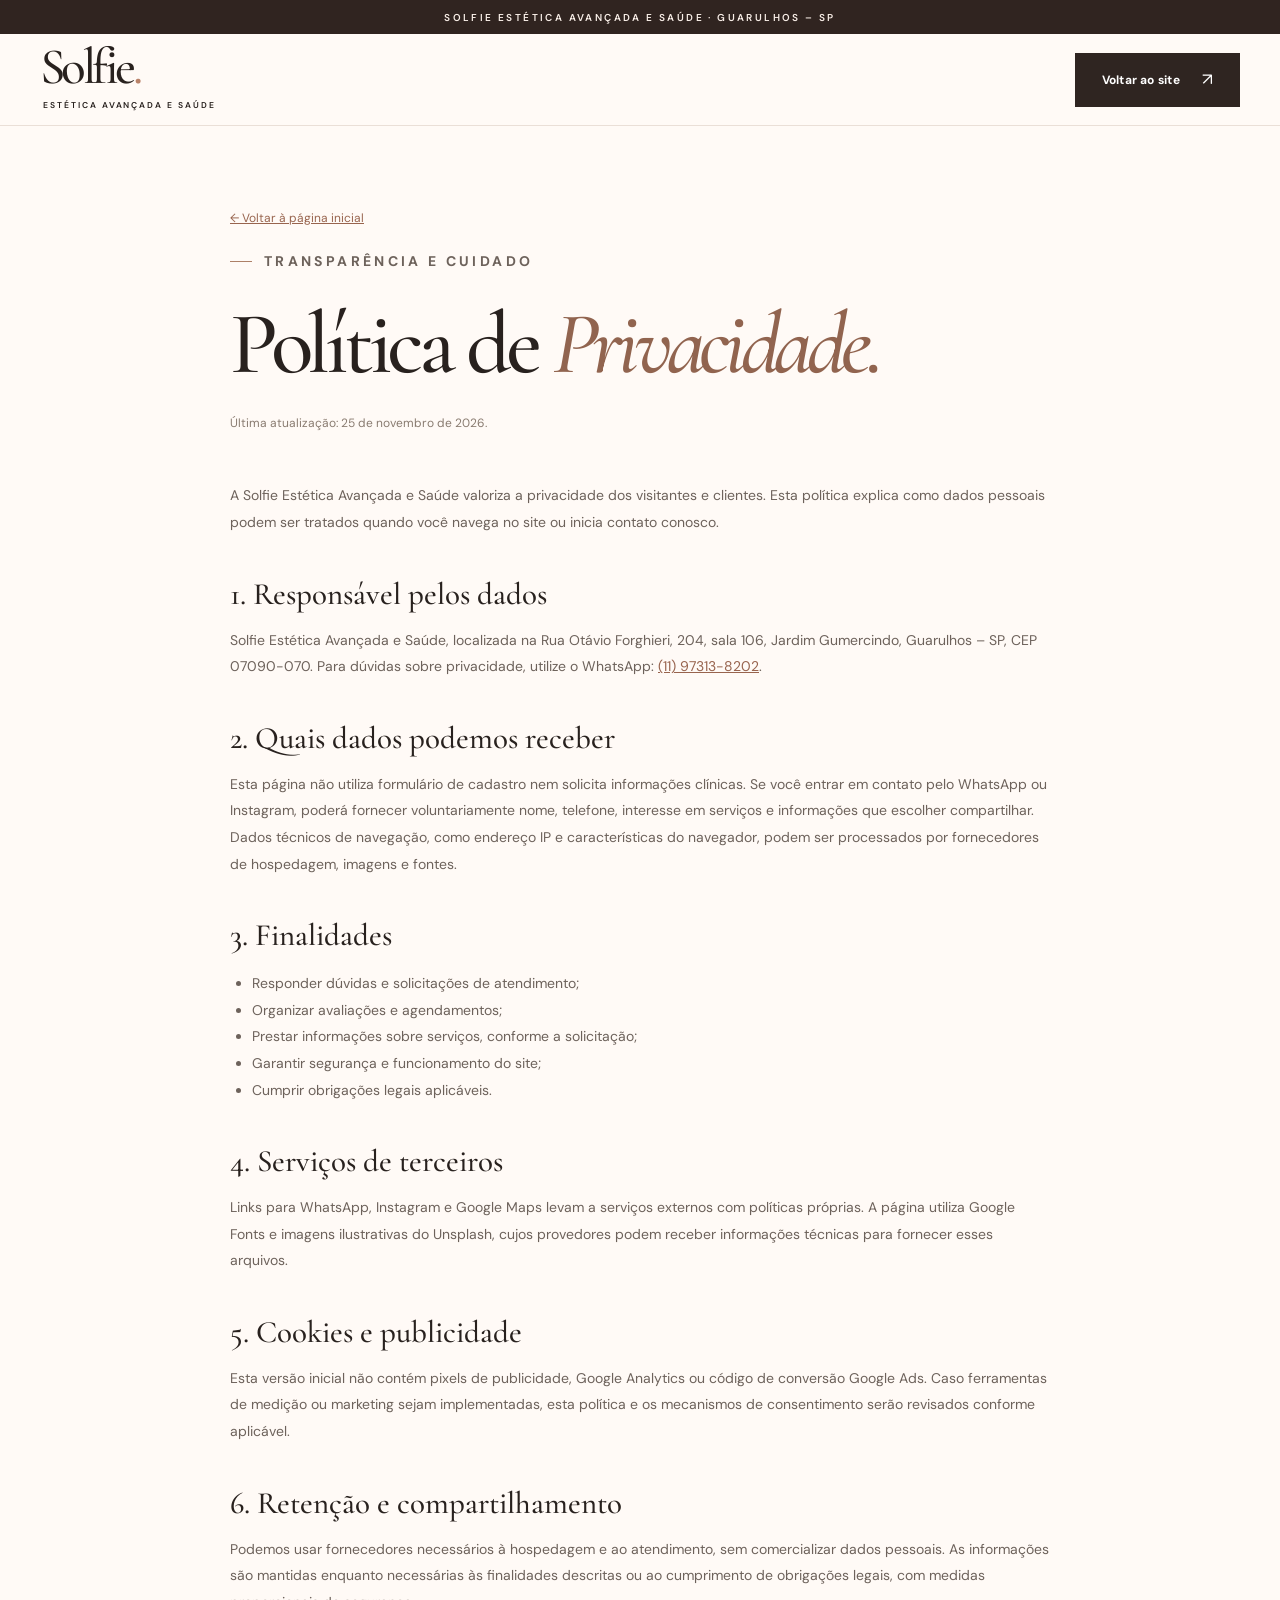
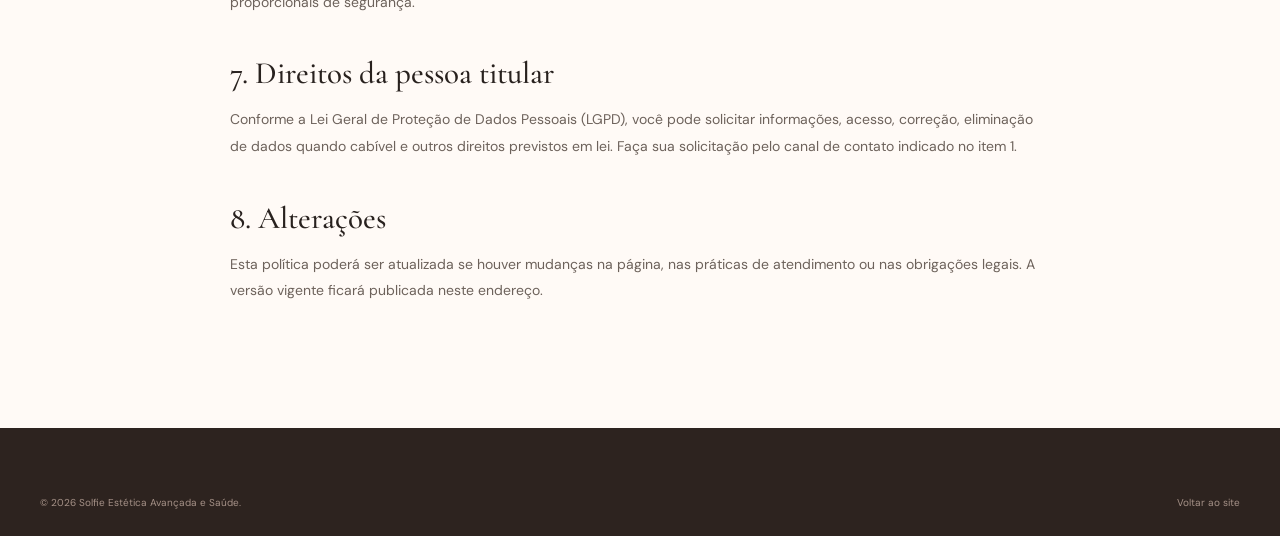
<file: privacidade.html>
<!doctype html>
<html lang="pt-BR">
<head>
<meta charset="utf-8"><meta name="viewport" content="width=device-width,initial-scale=1">
<meta name="robots" content="index,follow"><meta name="theme-color" content="#f7f0e9">
<title>Política de Privacidade | Solfie Estética Avançada e Saúde</title>
<meta name="description" content="Entenda como a Solfie trata dados pessoais relacionados aos contatos recebidos por seu site.">
<link rel="canonical" href="https://marceloterron2.github.io/sofieestetica/privacidade.html">
<link rel="icon" type="image/svg+xml" href="./favicon.svg">
<link rel="preconnect" href="https://fonts.googleapis.com"><link rel="preconnect" href="https://fonts.gstatic.com" crossorigin>
<link href="https://fonts.googleapis.com/css2?family=Cormorant+Garamond:wght@400;500;600&family=DM+Sans:wght@400;500;600;700&display=swap" rel="stylesheet">
<link rel="stylesheet" href="./style.css">
<style>.legal{padding:80px 0 110px;background:#fffaf6}.legal__wrap{max-width:820px}.legal__wrap h1{font:500 clamp(60px,7vw,88px)/1 var(--font-display);letter-spacing:-.06em;margin:12px 0 24px}.legal__wrap .updated{font-size:12px;color:#897b70;margin-bottom:48px}.legal__wrap h2{font:500 31px var(--font-display);margin:39px 0 12px}.legal__wrap p,.legal__wrap li{font-size:14px;line-height:1.9;color:#6d625b}.legal__wrap ul{padding-left:22px}.legal__wrap a{color:#98644e;text-decoration:underline}.legal__back{display:inline-flex;font-size:12px;color:#896b58;margin-bottom:22px}</style>
</head>
<body>
<div class="topbar">SOLFIE ESTÉTICA AVANÇADA E SAÚDE · GUARULHOS – SP</div>
<header class="site-header"><div class="container nav"><a class="brand" href="./index.html" aria-label="Voltar ao site Solfie"><span class="brand__name">Solfie<span class="brand__dot">.</span></span><span class="brand__sub">ESTÉTICA AVANÇADA E SAÚDE</span></a><a href="./index.html" class="btn btn--dark">Voltar ao site <span aria-hidden="true">↗</span></a></div></header>
<main class="legal"><div class="container legal__wrap">
<a class="legal__back" href="./index.html">← Voltar à página inicial</a>
<p class="eyebrow"><span class="eyebrow__line"></span> TRANSPARÊNCIA E CUIDADO</p>
<h1>Política de <em style="color:#91644f">Privacidade.</em></h1><p class="updated">Última atualização: 25 de novembro de 2026.</p>
<p>A Solfie Estética Avançada e Saúde valoriza a privacidade dos visitantes e clientes. Esta política explica como dados pessoais podem ser tratados quando você navega no site ou inicia contato conosco.</p>
<h2>1. Responsável pelos dados</h2><p>Solfie Estética Avançada e Saúde, localizada na Rua Otávio Forghieri, 204, sala 106, Jardim Gumercindo, Guarulhos – SP, CEP 07090-070. Para dúvidas sobre privacidade, utilize o WhatsApp: <a href="https://wa.me/5511973138202" target="_blank" rel="noopener noreferrer">(11) 97313-8202</a>.</p>
<h2>2. Quais dados podemos receber</h2><p>Esta página não utiliza formulário de cadastro nem solicita informações clínicas. Se você entrar em contato pelo WhatsApp ou Instagram, poderá fornecer voluntariamente nome, telefone, interesse em serviços e informações que escolher compartilhar. Dados técnicos de navegação, como endereço IP e características do navegador, podem ser processados por fornecedores de hospedagem, imagens e fontes.</p>
<h2>3. Finalidades</h2><ul><li>Responder dúvidas e solicitações de atendimento;</li><li>Organizar avaliações e agendamentos;</li><li>Prestar informações sobre serviços, conforme a solicitação;</li><li>Garantir segurança e funcionamento do site;</li><li>Cumprir obrigações legais aplicáveis.</li></ul>
<h2>4. Serviços de terceiros</h2><p>Links para WhatsApp, Instagram e Google Maps levam a serviços externos com políticas próprias. A página utiliza Google Fonts e imagens ilustrativas do Unsplash, cujos provedores podem receber informações técnicas para fornecer esses arquivos.</p>
<h2>5. Cookies e publicidade</h2><p>Esta versão inicial não contém pixels de publicidade, Google Analytics ou código de conversão Google Ads. Caso ferramentas de medição ou marketing sejam implementadas, esta política e os mecanismos de consentimento serão revisados conforme aplicável.</p>
<h2>6. Retenção e compartilhamento</h2><p>Podemos usar fornecedores necessários à hospedagem e ao atendimento, sem comercializar dados pessoais. As informações são mantidas enquanto necessárias às finalidades descritas ou ao cumprimento de obrigações legais, com medidas proporcionais de segurança.</p>
<h2>7. Direitos da pessoa titular</h2><p>Conforme a Lei Geral de Proteção de Dados Pessoais (LGPD), você pode solicitar informações, acesso, correção, eliminação de dados quando cabível e outros direitos previstos em lei. Faça sua solicitação pelo canal de contato indicado no item 1.</p>
<h2>8. Alterações</h2><p>Esta política poderá ser atualizada se houver mudanças na página, nas práticas de atendimento ou nas obrigações legais. A versão vigente ficará publicada neste endereço.</p>
</div></main>
<footer class="footer"><div class="container footer__bottom" style="border-top:0;padding-top:0"><span>© 2026 Solfie Estética Avançada e Saúde.</span><a href="./index.html">Voltar ao site</a></div></footer>
</body></html>
</file>
<file: style.css>
:root{--cream:#f7f0e9;--offwhite:#fffaf6;--ink:#28211e;--muted:#786e67;--rose:#b98269;--rose-dark:#91644f;--sand:#e8d7cb;--line:#ded0c4;--font-display:'Cormorant Garamond',Georgia,serif;--font-body:'DM Sans',Arial,sans-serif}
*,*::before,*::after{box-sizing:border-box}html{scroll-behavior:smooth;scroll-padding-top:90px}body{margin:0;background:var(--offwhite);color:var(--ink);font-family:var(--font-body);font-size:16px;-webkit-font-smoothing:antialiased}body.menu-open{overflow:hidden}a{text-decoration:none;color:inherit}img{max-width:100%;display:block}button{font:inherit}::selection{background:#d4ae96;color:#241b17}.container{width:min(1200px,calc(100% - 64px));margin:auto}.skip-link{position:absolute;z-index:1000;top:-80px;left:16px;padding:14px;background:#fff;color:#222}.skip-link:focus{top:12px}.topbar{background:#302420;color:#f8eee7;min-height:34px;display:flex;align-items:center;justify-content:center;gap:14px;text-align:center;font-size:10px;font-weight:600;letter-spacing:.24em}.topbar__sparkle{color:#d9ae96;font-size:15px}.topbar__separator{color:#b68d76}.site-header{height:92px;background:rgba(255,250,246,.94);border-bottom:1px solid #eadfd7;position:sticky;top:0;z-index:50;backdrop-filter:blur(16px)}.nav{height:100%;display:flex;align-items:center;justify-content:space-between;gap:34px}.brand{display:inline-flex;flex-direction:column;line-height:1;flex-shrink:0}.brand__name{font:500 51px/.78 var(--font-display);letter-spacing:-.07em}.brand__dot{color:var(--rose)}.brand__sub{font:600 8.5px/1.2 var(--font-body);letter-spacing:.23em;margin:13px 0 0 3px}.nav__links{display:flex;align-items:center;gap:35px}.nav__links a{font-size:12px;font-weight:600;color:#524944;transition:color .2s}.nav__links a:hover,.footer a:hover{color:var(--rose-dark)}.btn{display:inline-flex;align-items:center;justify-content:center;gap:22px;min-height:54px;padding:15px 26px;font-size:12px;font-weight:700;letter-spacing:.018em;transition:transform .2s,background .2s,color .2s,box-shadow .2s;cursor:pointer;white-space:nowrap;border:1px solid transparent}.btn:hover{transform:translateY(-2px);box-shadow:0 10px 28px #33251e15}.btn>span{font-size:17px;line-height:1;font-weight:400}.btn--dark{background:#2f2521;color:#fff}.btn--dark:hover{background:#49352e}.btn--rose{background:#ad765d;color:#fff}.btn--rose:hover{background:#926249}.btn--light{background:#fffaf6;color:#443027}.btn--outline-light{border-color:#9f8e83;color:#fff}.btn--outline-light:hover{background:#f5e5dc;color:#2f2420}.nav__cta{min-height:46px;padding:12px 19px;font-size:11px}.menu-toggle{display:none;cursor:pointer;background:none;border:0;padding:9px}.menu-toggle span{display:block;width:26px;height:2px;margin:5px 0;background:var(--ink)}.eyebrow{font-size:10px;font-weight:700;letter-spacing:.24em;color:#9a6a53;display:flex;align-items:center;gap:12px;margin:0 0 25px;text-transform:uppercase}.eyebrow__line{width:22px;height:1px;background:#ad8067}.eyebrow--light{color:#dbc1b0}.eyebrow--light .eyebrow__line{background:#dbc1b0}.text-link{font-size:12px;font-weight:700;padding-bottom:5px;border-bottom:1px solid #a88b7a;display:inline-flex;gap:20px;align-items:center;white-space:nowrap}.text-link span{font-size:18px;font-weight:400}.hero{background:linear-gradient(117deg,#faf4ee 0%,#f2e6dd 60%,#ecd9cd 100%);position:relative;overflow:hidden}.hero__grid{min-height:675px;display:grid;grid-template-columns:1.02fr .98fr;align-items:center;gap:32px}.hero__copy{padding:86px 0 95px;position:relative;z-index:1}.hero h1{font:500 clamp(62px,7vw,105px)/.92 var(--font-display);letter-spacing:-.065em;margin:0 0 29px}.hero h1 em,.section h2 em,.about h2 em,.quote-section em,.final-cta h2 em,.location h2 em{font-weight:400;color:var(--rose-dark)}.hero__description{font-size:15px;line-height:1.85;color:#655c57;max-width:455px;margin:0 0 36px}.hero__actions{display:flex;align-items:center;gap:30px;flex-wrap:wrap}.hero__footnote{font-size:11px;color:#746a64;display:flex;align-items:center;gap:11px;margin-top:46px}.dot-online{width:7px;height:7px;background:#9b987a;border-radius:50%;box-shadow:0 0 0 4px #a8a6872c}.hero__visual{position:relative;align-self:stretch;min-height:615px;display:flex;justify-content:flex-end;align-items:flex-end;padding-top:35px}.hero__photo{height:620px;width:min(100%,490px);overflow:hidden;position:relative;background:linear-gradient(145deg,#ddc4b3,#a98478);border-radius:49% 49% 2px 2px/38% 38% 2px 2px;box-shadow:0 22px 56px #5e403627}.hero__photo::after{content:"";position:absolute;inset:0;background:linear-gradient(0deg,#3c24192c 0%,transparent 45%);pointer-events:none}.hero__photo img{width:100%;height:100%;object-fit:cover;object-position:center}.hero__orbit{position:absolute;right:-24px;top:57px;width:132px;height:132px;border-radius:50%;background:#b98b74;color:white;border:6px solid #f6ede6;box-shadow:0 12px 35px #4e302a24;display:flex;justify-content:center;align-items:center;flex-direction:column;font:600 10px/1.6 var(--font-body);text-align:center;letter-spacing:.17em;transform:rotate(13deg)}.hero__orbit-icon{font:400 28px/1 var(--font-display);margin-top:3px}.hero__floating{position:absolute;left:-50px;bottom:56px;min-width:230px;padding:18px 24px;background:rgba(255,250,246,.96);display:flex;align-items:center;gap:13px;box-shadow:0 12px 35px #583c3421;font-size:12px;line-height:1.7;color:#6e5f56}.hero__floating strong{color:#322722;font-weight:700}.hero__floating-symbol{font-size:36px;color:#b0846f}.hero__texture{pointer-events:none;position:absolute;left:-95px;bottom:-140px;width:290px;height:290px;border:1px solid #b6907640;border-radius:50%}.hero__texture::after{content:"";position:absolute;inset:28px;border:1px solid #b6907633;border-radius:50%}.benefits{background:#fffaf6;border-bottom:1px solid #eee5dc}.benefits__grid{display:grid;grid-template-columns:repeat(3,1fr)}.benefit{padding:31px 26px;display:flex;align-items:center;gap:19px;min-height:112px}.benefit:not(:last-child){border-right:1px solid #e9ddd4}.benefit__icon{width:38px;height:38px;border:1px solid #d7b7a4;border-radius:50%;display:flex;align-items:center;justify-content:center;color:#a47660;flex-shrink:0;font:500 14px var(--font-display)}.benefit strong{font-size:12px;display:block;margin-bottom:7px}.benefit small{display:block;font-size:11px;color:#8a7e77;line-height:1.5}.section{padding:112px 0}.section-intro{display:flex;justify-content:space-between;gap:40px;align-items:end;margin-bottom:48px}.section h2,.about h2,.location h2{font:500 clamp(52px,5vw,77px)/.97 var(--font-display);letter-spacing:-.05em;margin:0}.section-intro>p{max-width:340px;font-size:13px;line-height:1.85;color:#7f746d;margin:0 0 5px}.services{background:#fffaf6}.services__grid{display:grid;grid-template-columns:repeat(3,minmax(0,1fr));gap:16px}.service-card{background:#f5ece4;border:1px solid #f0e2d8;padding:33px 33px 30px;min-height:287px;display:flex;flex-direction:column;transition:transform .2s,box-shadow .2s}.service-card:hover{transform:translateY(-5px);box-shadow:0 15px 35px #47302612}.service-card--sand{background:#eee1d7;border-color:#ebd8ca}.service-card__number{font-size:9px;font-weight:700;letter-spacing:.19em;color:#996d58}.service-card__icon{font:400 35px/1 var(--font-display);color:#b08068;margin:22px 0 10px}.service-card h3{font:500 31px/1.02 var(--font-display);letter-spacing:-.03em;margin:0 0 11px}.service-card p{font-size:12px;line-height:1.75;color:#766b64;margin:0 0 25px;max-width:300px}.service-card__link{font-size:11px;font-weight:700;margin-top:auto;display:flex;align-items:center;justify-content:space-between;gap:8px;padding-top:15px;border-top:1px solid #dac8bb}.service-card__link span{font-size:20px;color:#9a6b55}.services__disclaimer{font-size:11px;color:#93857c;margin:25px 0 0;line-height:1.6}.about{background:#302621;color:#f8eee7;overflow:hidden}.about__grid{display:grid;grid-template-columns:.86fr 1.14fr;gap:min(10vw,130px);align-items:center;min-height:715px}.about__visual{position:relative;margin:78px 0 78px 18px;height:555px;background:#ad8c79}.about__visual img{height:100%;width:100%;object-fit:cover;object-position:center}.about__seal{position:absolute;width:142px;height:142px;left:-48px;bottom:-36px;background:#c39880;border:8px solid #302621;border-radius:50%;display:flex;flex-direction:column;align-items:center;justify-content:center;text-align:center}.about__seal strong{font:500 39px/.9 var(--font-display)}.about__seal span{font-size:9px;line-height:1.35;margin-top:6px;letter-spacing:.04em}.about__copy{padding:55px 0}.about h2{font-size:clamp(57px,6vw,88px);margin-bottom:28px}.about h2 em{color:#d0a38a}.about__copy>p:not(.eyebrow){font-size:13px;color:#d2c3ba;line-height:1.95;max-width:480px;margin:0 0 17px}.about__signature{display:flex;gap:18px;align-items:center;margin:29px 0 31px}.about__line{width:32px;height:1px;background:#cb9a80}.about__signature strong{font-size:13px;font-weight:500;display:block}.about__signature small{font-size:11px;color:#ac9a8d;display:block;margin-top:7px}.experience{background:#f8f2ec}.experience__heading{text-align:center;max-width:660px;margin:0 auto 65px}.experience__heading .eyebrow{justify-content:center}.experience__heading>p:last-child{font-size:13px;line-height:1.8;color:#81746d;max-width:500px;margin:22px auto 0}.steps{display:grid;grid-template-columns:repeat(3,1fr);gap:36px}.step__number{font:500 58px/1 var(--font-display);color:#be927a}.step__rule{height:1px;background:#d9c3b4;margin:20px 0 23px;position:relative}.step__rule:after{content:"";height:5px;width:5px;border-radius:50%;background:#b1846d;position:absolute;right:0;top:-2px}.step h3{font:500 31px/1 var(--font-display);margin:0 0 12px}.step p{font-size:12px;color:#81766f;line-height:1.85;margin:0;max-width:300px}.experience__cta{border-top:1px solid #e0cfc3;margin-top:64px;padding-top:31px;display:flex;justify-content:space-between;align-items:center;gap:20px}.experience__cta span{font-size:13px;color:#6f635b}.quote-section{padding:86px 0;background:#e9d9ce;position:relative;overflow:hidden}.quote-section:before{content:"";position:absolute;left:-60px;top:-100px;width:300px;height:300px;border:1px solid #b7988266;border-radius:50%}.quote-section__inner{text-align:center}.quote-section__mark{font:500 85px/.5 var(--font-display);color:#b68a74;display:block}.quote-section p{font:500 clamp(36px,5.1vw,66px)/1.08 var(--font-display);letter-spacing:-.035em;margin:20px 0}.quote-section em{color:#9f7058}.quote-section__by{font-size:10px;font-weight:700;letter-spacing:.18em;color:#956f5b}.faq{background:#fffaf6}.faq__grid{display:grid;grid-template-columns:.85fr 1.15fr;gap:100px}.faq__intro>p:not(.eyebrow){font-size:13px;color:#85786f;line-height:1.85;max-width:300px;margin:25px 0}.faq__items{border-top:1px solid #e5d8cf}.faq-item{border-bottom:1px solid #e5d8cf}.faq-item summary{font-size:13px;font-weight:600;cursor:pointer;list-style:none;padding:23px 0;display:flex;justify-content:space-between;align-items:center;gap:20px}.faq-item summary::-webkit-details-marker{display:none}.faq-item summary span{font-size:22px;font-weight:400;color:#aa7b63;transition:transform .2s}.faq-item[open] summary span{transform:rotate(45deg)}.faq-item p{margin:0;padding:0 45px 24px 0;font-size:12px;line-height:1.85;color:#7e726a}.location{background:#f2e6dd}.location__grid{min-height:565px;display:grid;grid-template-columns:1fr 1fr;gap:65px;align-items:center}.location__copy{padding:80px 0}.location__copy>p:not(.eyebrow){font-size:13px;line-height:1.85;color:#746a64;max-width:350px;margin:26px 0}.location address{font-size:12px;font-style:normal;display:flex;gap:15px;line-height:1.9;color:#50443d}.location address>span:first-child{font:500 36px/.7 var(--font-display);color:#a46e56}.location__actions{display:flex;align-items:center;gap:30px;margin-top:32px;flex-wrap:wrap}.location__art{height:440px;background:radial-gradient(circle at 35% 35%,#e6ccbb 0%,#d8b8a3 40%,#b58975 100%);position:relative;display:flex;align-items:center;justify-content:center;overflow:hidden}.location__art-circle{width:315px;height:315px;border-radius:50%;border:1px solid #fff9f39c;position:absolute}.location__art-circle:before,.location__art-circle:after{content:"";border:1px solid #fff9f36c;border-radius:50%;position:absolute;inset:28px}.location__art-circle:after{inset:62px}.location__art-label{position:relative;z-index:1;text-align:center;font:500 70px/.75 var(--font-display);color:#fff9f4;letter-spacing:-.07em}.location__art-label small{display:block;font:600 11px var(--font-body);letter-spacing:.24em;margin-top:21px}.location__pin{position:absolute;left:36px;top:46px;background:#f9eee6;border-radius:50%;width:55px;height:55px;display:grid;place-items:center;color:#a06c56;font:500 38px var(--font-display)}.location__art-bottom{position:absolute;bottom:27px;color:#fffaf0;font-size:10px;font-weight:700;letter-spacing:.15em}.final-cta{background:#ac7961;color:#fff7f2;padding:84px 0;text-align:center}.final-cta__inner{max-width:700px}.final-cta__star{font-size:39px;font-weight:300;color:#f9e6d8}.final-cta .eyebrow{justify-content:center;color:#fff3eb;margin:18px 0}.final-cta h2{font:500 clamp(58px,7vw,95px)/.93 var(--font-display);letter-spacing:-.055em;margin:0}.final-cta h2 em{color:#f9e7dc}.final-cta p:not(.eyebrow){font-size:13px;line-height:1.8;margin:24px 0 29px;color:#fff3ed}.footer{background:#2d231f;color:#e8ddd5;padding:66px 0 25px}.footer__grid{display:grid;grid-template-columns:1.8fr .7fr 1.2fr;gap:60px;padding-bottom:55px}.brand--footer{margin-bottom:20px}.brand--footer .brand__name{font-size:54px;color:#fff7f3}.brand--footer .brand__sub{font-size:8px}.footer__grid p{font-size:12px;line-height:1.8;color:#bdaaa1;max-width:270px}.footer__links{display:flex;flex-direction:column;gap:15px}.footer__links strong{font-size:11px;font-weight:700;letter-spacing:.17em;color:#e8d5ca;margin-bottom:8px;text-transform:uppercase}.footer__links a{font-size:11px;color:#c4b3aa;line-height:1.5}.footer__bottom{border-top:1px solid #58433b;padding-top:22px;display:flex;justify-content:space-between;gap:20px;font-size:10px;color:#a69288;line-height:1.7}.mobile-sticky{display:none}.reveal{opacity:1;transform:none}body.motion .reveal{opacity:0;transform:translateY(23px);transition:opacity .6s ease,transform .6s ease}body.motion .reveal.is-visible{opacity:1;transform:none}
@media(max-width:1100px){.nav__links{gap:20px}.nav__cta{display:none}.hero h1{font-size:clamp(55px,7vw,86px)}.hero__floating{left:-20px}.faq__grid{gap:48px}}
@media(max-width:800px){.container{width:min(100% - 36px,640px)}.site-header{height:78px}.topbar{font-size:8px;letter-spacing:.13em;gap:8px}.nav__links{display:none;position:absolute;top:78px;left:0;right:0;background:#fffaf6;padding:25px 28px 34px;flex-direction:column;align-items:flex-start;gap:24px;border-bottom:1px solid #eadfd7;box-shadow:0 14px 24px #4a282719}.nav__links.is-open{display:flex}.nav__links a{font-size:15px}.menu-toggle{display:block}.brand__name{font-size:46px}.brand__sub{font-size:7.8px}.hero__grid{grid-template-columns:1fr;min-height:0;gap:0}.hero__copy{padding:70px 0 45px}.hero h1{font-size:clamp(63px,12vw,89px)}.hero__description{font-size:14px;max-width:560px}.hero__visual{min-height:520px;width:min(550px,100%);margin:auto;padding-top:10px}.hero__photo{width:100%;height:520px}.hero__orbit{right:-8px;top:12px;width:111px;height:111px}.hero__floating{left:-6px;bottom:20px}.hero__footnote{margin-top:24px}.benefits__grid{grid-template-columns:1fr}.benefit{padding:21px 2px;min-height:auto}.benefit:not(:last-child){border-right:0;border-bottom:1px solid #e9ddd4}.section{padding:77px 0}.section-intro{display:block;margin-bottom:32px}.section-intro>p{margin-top:22px;max-width:480px}.services__grid{grid-template-columns:repeat(2,minmax(0,1fr))}.service-card{min-height:274px}.about__grid{grid-template-columns:1fr;gap:0}.about__visual{margin:55px 35px 12px 35px;height:480px}.about__copy{padding:62px 0 75px}.steps{gap:24px}.experience__cta{align-items:flex-start;flex-direction:column}.faq__grid{grid-template-columns:1fr;gap:35px}.location__grid{grid-template-columns:1fr;gap:0}.location__copy{padding:78px 0 42px}.location__art{height:350px;margin-bottom:60px}.footer__grid{gap:30px;grid-template-columns:1fr 1fr}.footer__grid>div:first-child{grid-column:1/-1}.footer__bottom{flex-direction:column}.mobile-sticky{display:flex;position:fixed;bottom:0;left:0;right:0;z-index:48;background:#302621;color:#fff;min-height:58px;align-items:center;justify-content:center;gap:18px;font-weight:700;font-size:13px;padding:12px 14px calc(12px + env(safe-area-inset-bottom));box-shadow:0 -6px 30px #20181330}.mobile-sticky span{font-size:19px}.footer{padding-bottom:100px}}
@media(max-width:520px){.hero__copy{padding-top:57px}.hero h1{font-size:clamp(61px,16vw,79px)}.hero__actions{gap:22px}.btn{width:100%}.hero__actions .btn{width:auto}.hero__description{font-size:13px}.hero__visual{min-height:415px}.hero__photo{height:425px}.hero__floating{min-width:0;padding:13px 16px}.hero__floating-symbol{font-size:27px}.hero__floating{font-size:10px}.hero__orbit{width:95px;height:95px;font-size:8px}.section h2,.about h2,.location h2{font-size:58px}.services__grid{grid-template-columns:1fr}.service-card{min-height:245px}.service-card h3{font-size:33px}.about__visual{margin:35px 20px 10px;height:380px}.about__seal{width:112px;height:112px;left:-24px;bottom:-22px}.about__seal strong{font-size:30px}.about h2{font-size:65px}.steps{grid-template-columns:1fr;gap:25px}.step__rule{margin:10px 0 15px}.experience__cta .btn,.location__actions .btn{width:auto}.quote-section{padding:70px 0}.quote-section p{font-size:41px}.faq-item summary{font-size:12px}.location__actions{gap:20px}.location__art{height:310px}.final-cta h2{font-size:64px}.final-cta .btn{white-space:normal}.footer__grid{grid-template-columns:1fr}.footer__grid>div:first-child{grid-column:auto}}
@media(prefers-reduced-motion:reduce){html{scroll-behavior:auto}*,*::before,*::after{animation-duration:.01ms!important;transition-duration:.01ms!important}body.motion .reveal{opacity:1;transform:none}}
</file>
